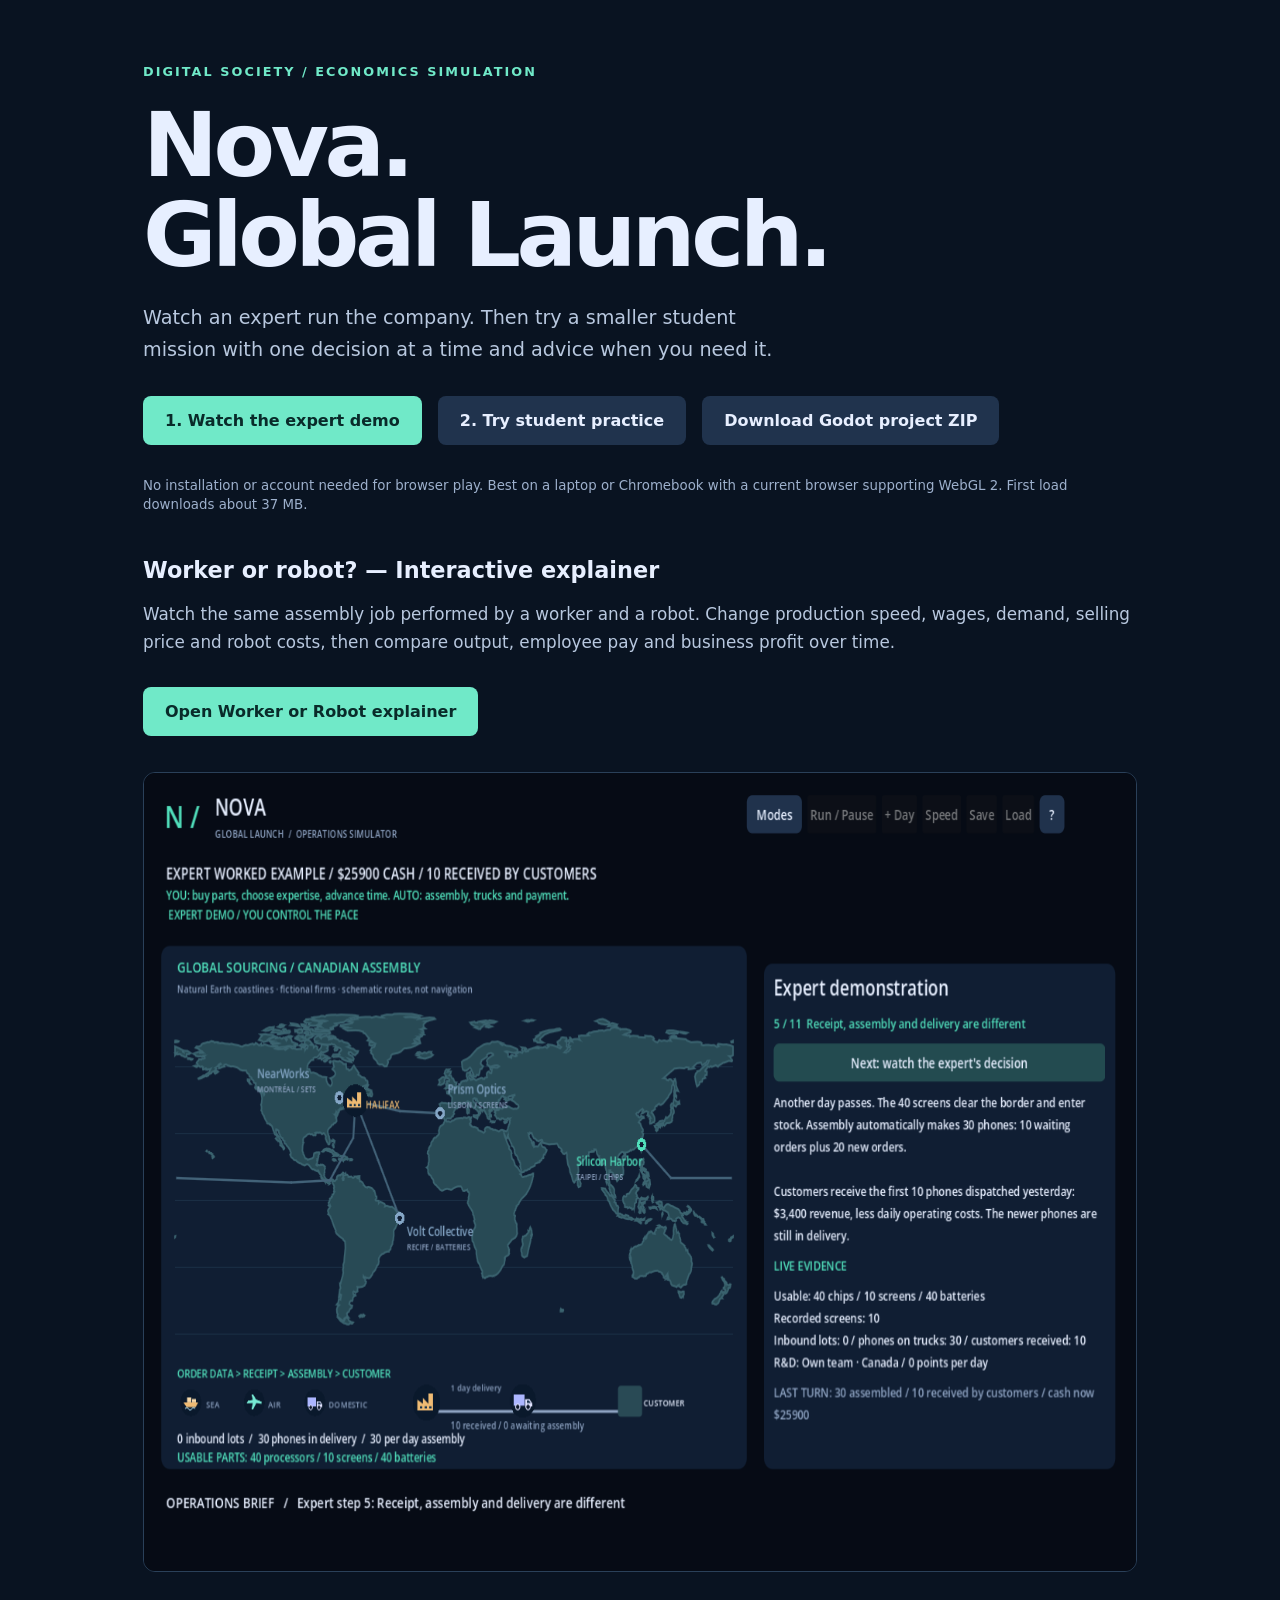
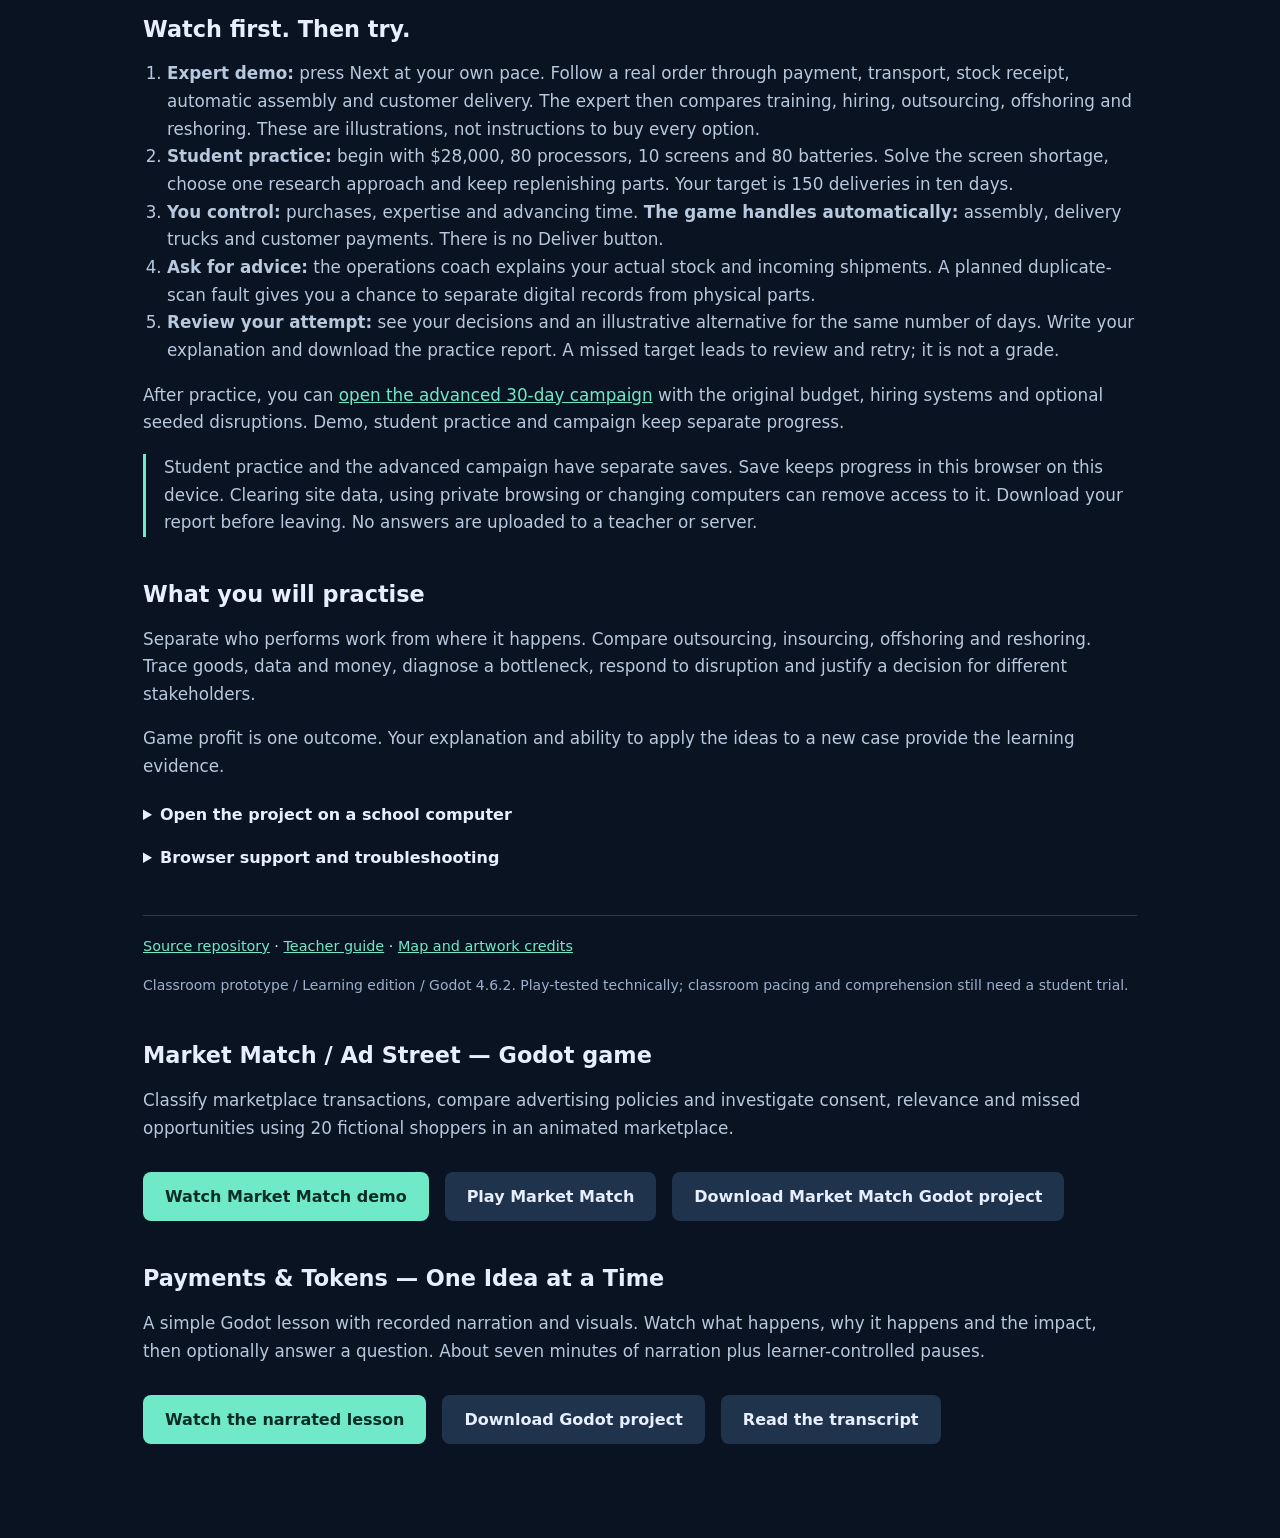
<file: index.html>
<!doctype html>
<html lang="en">
<head>
<meta charset="utf-8">
<meta name="viewport" content="width=device-width,initial-scale=1">
<meta name="description" content="Run a phone company. Learn about global sourcing, outsourcing, digital records and supply-chain decisions.">
<title>Nova / Global Launch — Play</title>
<style>
:root{color-scheme:dark;font-family:system-ui,-apple-system,Segoe UI,sans-serif;background:#091321;color:#e7efff}*{box-sizing:border-box}body{margin:0}main{max-width:1050px;margin:auto;padding:64px 28px}a{color:#70e9c8}a:focus-visible{outline:3px solid #f2bf76;outline-offset:5px}.eyebrow{color:#70e9c8;letter-spacing:.16em;font-weight:700;font-size:.8rem}h1{font-size:clamp(2.8rem,8vw,5.6rem);line-height:1;letter-spacing:-.05em;margin:22px 0}h2{font-size:1.4rem;margin-top:44px}p,li{line-height:1.65;color:#b8c8df;font-size:1.05rem}header p{max-width:660px;font-size:1.2rem}.actions{display:flex;gap:16px;flex-wrap:wrap;margin:30px 0}.button{display:inline-block;padding:15px 22px;border-radius:8px;background:#70e9c8;color:#092b2a;text-decoration:none;font-weight:750}.secondary{background:#20334d;color:#e7efff}img{display:block;width:100%;border:1px solid #2a4059;border-radius:12px;margin:36px 0}ol{padding-left:24px}footer{border-top:1px solid #293c52;margin-top:48px;padding-top:22px;font-size:.9rem}small{color:#9db0cc}details{margin:24px 0}summary{cursor:pointer;font-weight:650}.note{border-left:3px solid #70e9c8;padding-left:18px}code{color:#d4e8ff}
</style>
</head>
<body><main>
<header><div class="eyebrow">DIGITAL SOCIETY / ECONOMICS SIMULATION</div><h1>Nova.<br>Global Launch.</h1><p>Watch an expert run the company. Then try a smaller student mission with one decision at a time and advice when you need it.</p>
<div class="actions"><a class="button" href="site/play/?mode=demo">1. Watch the expert demo</a><a class="button secondary" href="site/play/?mode=student">2. Try student practice</a><a class="button secondary" href="site/downloads/Nova-Global-Launch-Godot.zip" download>Download Godot project ZIP</a></div>
<small>No installation or account needed for browser play. Best on a laptop or Chromebook with a current browser supporting WebGL 2. First load downloads about 37 MB.</small></header>
<section id="worker-robot"><h2>Worker or robot? — Interactive explainer</h2><p>Watch the same assembly job performed by a worker and a robot. Change production speed, wages, demand, selling price and robot costs, then compare output, employee pay and business profit over time.</p><div class="actions"><a class="button" href="worker-robot-explainer/">Open Worker or Robot explainer</a></div></section>

<img src="preview.png" alt="Nova game showing a world map, supplier locations, ship and plane icons, inventory records and purchasing controls" width="1280" height="800">
<h2>Watch first. Then try.</h2><ol><li><strong>Expert demo:</strong> press Next at your own pace. Follow a real order through payment, transport, stock receipt, automatic assembly and customer delivery. The expert then compares training, hiring, outsourcing, offshoring and reshoring. These are illustrations, not instructions to buy every option.</li><li><strong>Student practice:</strong> begin with $28,000, 80 processors, 10 screens and 80 batteries. Solve the screen shortage, choose one research approach and keep replenishing parts. Your target is 150 deliveries in ten days.</li><li><strong>You control:</strong> purchases, expertise and advancing time. <strong>The game handles automatically:</strong> assembly, delivery trucks and customer payments. There is no Deliver button.</li><li><strong>Ask for advice:</strong> the operations coach explains your actual stock and incoming shipments. A planned duplicate-scan fault gives you a chance to separate digital records from physical parts.</li><li><strong>Review your attempt:</strong> see your decisions and an illustrative alternative for the same number of days. Write your explanation and download the practice report. A missed target leads to review and retry; it is not a grade.</li></ol>
<p>After practice, you can <a href="site/play/?mode=campaign">open the advanced 30-day campaign</a> with the original budget, hiring systems and optional seeded disruptions. Demo, student practice and campaign keep separate progress.</p>
<p class="note">Student practice and the advanced campaign have separate saves. Save keeps progress in this browser on this device. Clearing site data, using private browsing or changing computers can remove access to it. Download your report before leaving. No answers are uploaded to a teacher or server.</p>
<h2>What you will practise</h2><p>Separate who performs work from where it happens. Compare outsourcing, insourcing, offshoring and reshoring. Trace goods, data and money, diagnose a bottleneck, respond to disruption and justify a decision for different stakeholders.</p><p>Game profit is one outcome. Your explanation and ability to apply the ideas to a new case provide the learning evidence.</p>
<details><summary>Open the project on a school computer</summary><ol><li>Download the ZIP above and extract the entire folder.</li><li>Open Godot 4.6.2 Standard, choose <strong>Import</strong>, and select the extracted <code>project.godot</code>.</li><li>Wait for asset import, then press <strong>F5</strong>. No export templates are needed to run it inside Godot.</li></ol><p>The ZIP contains the editable project, artwork, map data, tests, instructions and teaching guide. Godot itself is not included. If installing Godot is not available at school, use the browser link instead.</p></details>
<details><summary>Browser support and troubleshooting</summary><p>Use an up-to-date Chrome, Edge or Firefox browser with WebGL 2 enabled. If loading fails, check whether your school allows GitHub Pages and WebAssembly. A laptop screen is recommended; this prototype has not been redesigned for phone-sized screens. Browser downloads may need school permission.</p><p>All firms, prices, routes, lead times and event impacts are invented teaching examples. The basemap uses Natural Earth coastlines. No textbook pages or lesson slides are included.</p></details>
<footer><a href="https://github.com/ctwadden/Godot_GAME">Source repository</a> · <a href="teaching-guide.md">Teacher guide</a> · <a href="assets/ATTRIBUTION.md">Map and artwork credits</a><p><small>Classroom prototype / Learning edition / Godot 4.6.2. Play-tested technically; classroom pacing and comprehension still need a student trial.</small></p></footer>
<section><h2>Market Match / Ad Street — Godot game</h2><p>Classify marketplace transactions, compare advertising policies and investigate consent, relevance and missed opportunities using 20 fictional shoppers in an animated marketplace.</p><div class="actions"><a class="button" href="market-match/?mode=demo">Watch Market Match demo</a><a class="button secondary" href="market-match/?mode=student">Play Market Match</a><a class="button secondary" href="site/downloads/Market-Match-Godot.zip" download>Download Market Match Godot project</a></div></section>
<section><h2>Payments &amp; Tokens — One Idea at a Time</h2><p>A simple Godot lesson with recorded narration and visuals. Watch what happens, why it happens and the impact, then optionally answer a question. About seven minutes of narration plus learner-controlled pauses.</p><div class="actions"><a class="button" href="payment-token-lab/">Watch the narrated lesson</a><a class="button secondary" href="site/downloads/Payment-Token-Lab-Godot.zip" download>Download Godot project</a><a class="button secondary" href="payment-token-godot/TRANSCRIPT.md">Read the transcript</a></div></section>
</main></body></html>
</file>
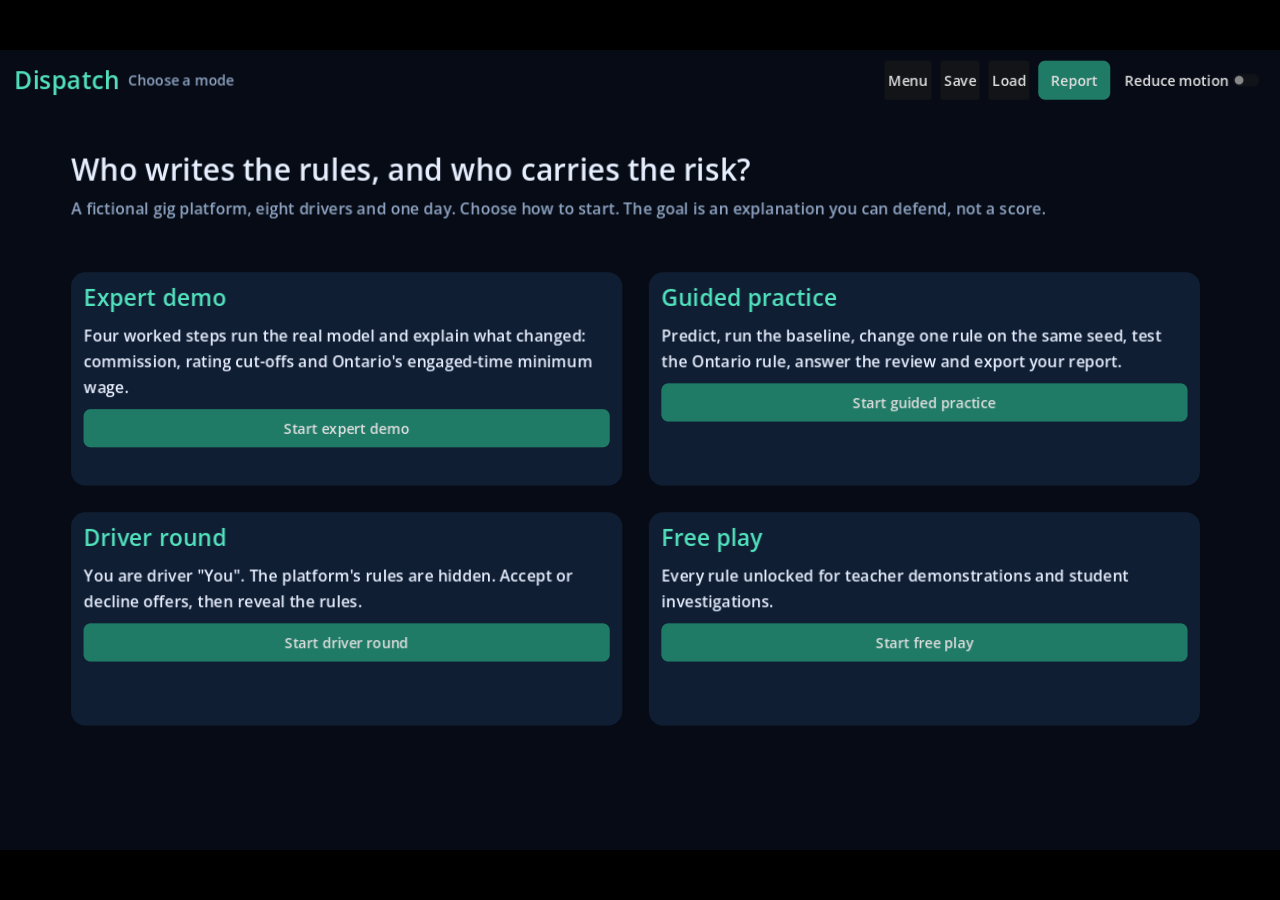
<file: dispatch/index.html>
<!DOCTYPE html>
<html lang="en">
	<head>
		<meta charset="utf-8">
		<meta name="viewport" content="width=device-width, user-scalable=no, initial-scale=1.0">
		<title>Dispatch</title>
		<style>
html, body, #canvas {
	margin: 0;
	padding: 0;
	border: 0;
}

body {
	color: white;
	background-color: black;
	overflow: hidden;
	touch-action: none;
}

#canvas {
	display: block;
}

#canvas:focus {
	outline: none;
}

#status, #status-splash, #status-progress {
	position: absolute;
	left: 0;
	right: 0;
}

#status, #status-splash {
	top: 0;
	bottom: 0;
}

#status {
	background-color: #242424;
	display: flex;
	flex-direction: column;
	justify-content: center;
	align-items: center;
	visibility: hidden;
}

#status-splash {
	max-height: 100%;
	max-width: 100%;
	margin: auto;
}

#status-splash.show-image--false {
	display: none;
}

#status-splash.fullsize--true {
	height: 100%;
	width: 100%;
	object-fit: contain;
}

#status-splash.use-filter--false {
	image-rendering: pixelated;
}

#status-progress, #status-notice {
	display: none;
}

#status-progress {
	bottom: 10%;
	width: 50%;
	margin: 0 auto;
}

#status-notice {
	background-color: #5b3943;
	border-radius: 0.5rem;
	border: 1px solid #9b3943;
	color: #e0e0e0;
	font-family: 'Noto Sans', 'Droid Sans', Arial, sans-serif;
	line-height: 1.3;
	margin: 0 2rem;
	overflow: hidden;
	padding: 1rem;
	text-align: center;
	z-index: 1;
}
		</style>
		<link id="-gd-engine-icon" rel="icon" type="image/png" href="index.icon.png" />
<link rel="apple-touch-icon" href="index.apple-touch-icon.png"/>
<meta name="description" content="Dispatch: a classroom simulation of a gig platform's rules.">
	</head>
	<body>
		<canvas id="canvas">
			Your browser does not support the canvas tag.
		</canvas>

		<noscript>
			Your browser does not support JavaScript.
		</noscript>

		<div id="status">
			<img id="status-splash" class="show-image--true fullsize--true use-filter--true" src="index.png" alt="">
			<progress id="status-progress"></progress>
			<div id="status-notice"></div>
		</div>

		<script src="index.js"></script>
		<script>
const GODOT_CONFIG = {"args":[],"canvasResizePolicy":2,"emscriptenPoolSize":8,"ensureCrossOriginIsolationHeaders":true,"executable":"index","experimentalVK":false,"fileSizes":{"index.pck":46060,"index.wasm":37695054},"focusCanvas":true,"gdextensionLibs":[],"godotPoolSize":4};
const GODOT_THREADS_ENABLED = false;
const engine = new Engine(GODOT_CONFIG);

(function () {
	const statusOverlay = document.getElementById('status');
	const statusProgress = document.getElementById('status-progress');
	const statusNotice = document.getElementById('status-notice');

	let initializing = true;
	let statusMode = '';

	function setStatusMode(mode) {
		if (statusMode === mode || !initializing) {
			return;
		}
		if (mode === 'hidden') {
			statusOverlay.remove();
			initializing = false;
			return;
		}
		statusOverlay.style.visibility = 'visible';
		statusProgress.style.display = mode === 'progress' ? 'block' : 'none';
		statusNotice.style.display = mode === 'notice' ? 'block' : 'none';
		statusMode = mode;
	}

	function setStatusNotice(text) {
		while (statusNotice.lastChild) {
			statusNotice.removeChild(statusNotice.lastChild);
		}
		const lines = text.split('\n');
		lines.forEach((line) => {
			statusNotice.appendChild(document.createTextNode(line));
			statusNotice.appendChild(document.createElement('br'));
		});
	}

	function displayFailureNotice(err) {
		console.error(err);
		if (err instanceof Error) {
			setStatusNotice(err.message);
		} else if (typeof err === 'string') {
			setStatusNotice(err);
		} else {
			setStatusNotice('An unknown error occurred.');
		}
		setStatusMode('notice');
		initializing = false;
	}

	const missing = Engine.getMissingFeatures({
		threads: GODOT_THREADS_ENABLED,
	});

	if (missing.length !== 0) {
		if (GODOT_CONFIG['serviceWorker'] && GODOT_CONFIG['ensureCrossOriginIsolationHeaders'] && 'serviceWorker' in navigator) {
			let serviceWorkerRegistrationPromise;
			try {
				serviceWorkerRegistrationPromise = navigator.serviceWorker.getRegistration();
			} catch (err) {
				serviceWorkerRegistrationPromise = Promise.reject(new Error('Service worker registration failed.'));
			}
			// There's a chance that installing the service worker would fix the issue
			Promise.race([
				serviceWorkerRegistrationPromise.then((registration) => {
					if (registration != null) {
						return Promise.reject(new Error('Service worker already exists.'));
					}
					return registration;
				}).then(() => engine.installServiceWorker()),
				// For some reason, `getRegistration()` can stall
				new Promise((resolve) => {
					setTimeout(() => resolve(), 2000);
				}),
			]).then(() => {
				// Reload if there was no error.
				window.location.reload();
			}).catch((err) => {
				console.error('Error while registering service worker:', err);
			});
		} else {
			// Display the message as usual
			const missingMsg = 'Error\nThe following features required to run Godot projects on the Web are missing:\n';
			displayFailureNotice(missingMsg + missing.join('\n'));
		}
	} else {
		setStatusMode('progress');
		engine.startGame({
			'onProgress': function (current, total) {
				if (current > 0 && total > 0) {
					statusProgress.value = current;
					statusProgress.max = total;
				} else {
					statusProgress.removeAttribute('value');
					statusProgress.removeAttribute('max');
				}
			},
		}).then(() => {
			setStatusMode('hidden');
		}, displayFailureNotice);
	}
}());
		</script>
	</body>
</html>
</file>
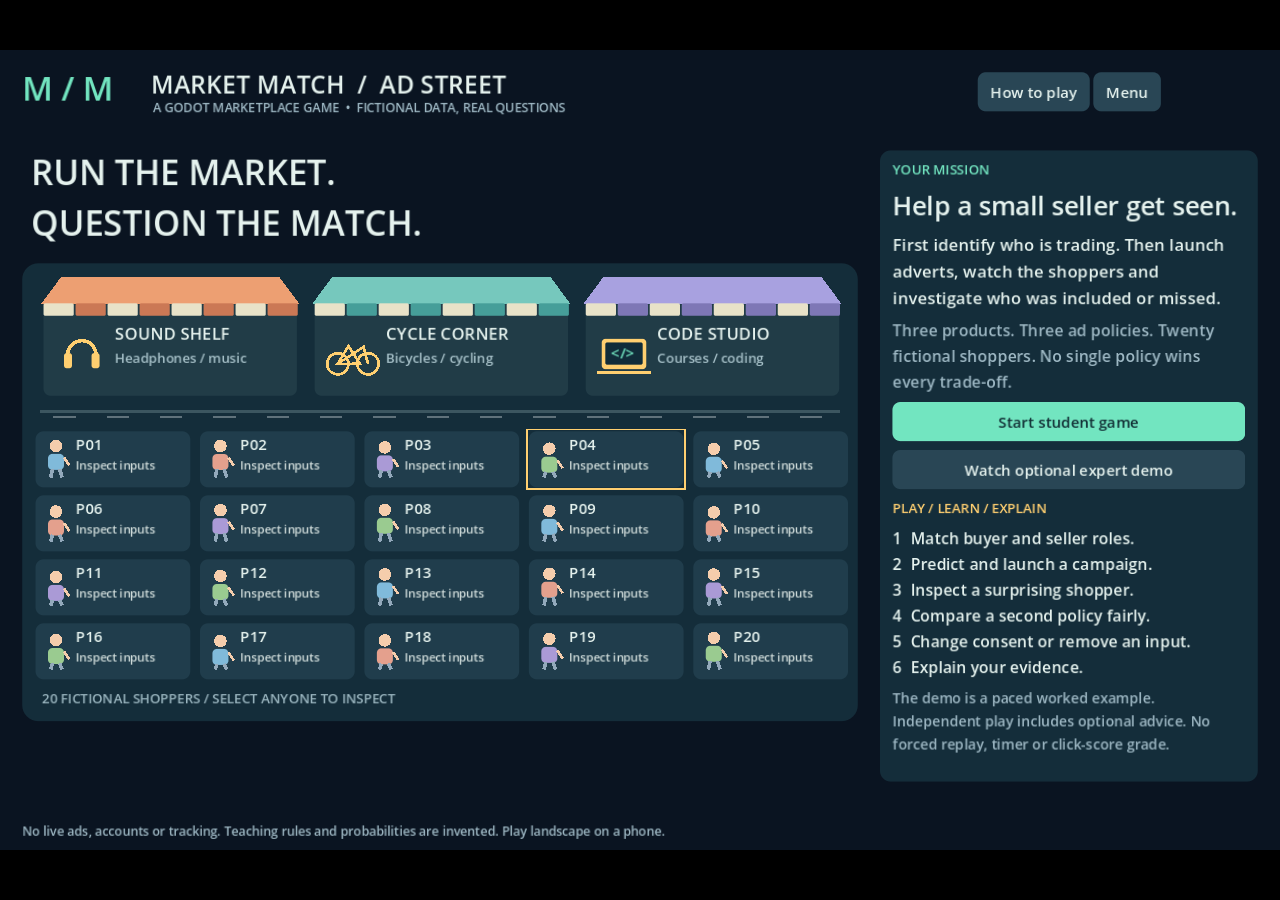
<file: market-match/index.html>
<!DOCTYPE html>
<html lang="en">
	<head>
		<meta charset="utf-8">
		<meta name="viewport" content="width=device-width, user-scalable=no, initial-scale=1.0">
		<title>Market Match — Ad Street</title>
		<style>
html, body, #canvas {
	margin: 0;
	padding: 0;
	border: 0;
}

body {
	color: white;
	background-color: black;
	overflow: hidden;
	touch-action: none;
}

#canvas {
	display: block;
}

#canvas:focus {
	outline: none;
}

#status, #status-splash, #status-progress {
	position: absolute;
	left: 0;
	right: 0;
}

#status, #status-splash {
	top: 0;
	bottom: 0;
}

#status {
	background-color: #242424;
	display: flex;
	flex-direction: column;
	justify-content: center;
	align-items: center;
	visibility: hidden;
}

#status-splash {
	max-height: 100%;
	max-width: 100%;
	margin: auto;
}

#status-splash.show-image--false {
	display: none;
}

#status-splash.fullsize--true {
	height: 100%;
	width: 100%;
	object-fit: contain;
}

#status-splash.use-filter--false {
	image-rendering: pixelated;
}

#status-progress, #status-notice {
	display: none;
}

#status-progress {
	bottom: 10%;
	width: 50%;
	margin: 0 auto;
}

#status-notice {
	background-color: #5b3943;
	border-radius: 0.5rem;
	border: 1px solid #9b3943;
	color: #e0e0e0;
	font-family: 'Noto Sans', 'Droid Sans', Arial, sans-serif;
	line-height: 1.3;
	margin: 0 2rem;
	overflow: hidden;
	padding: 1rem;
	text-align: center;
	z-index: 1;
}
		</style>
		<link id="-gd-engine-icon" rel="icon" type="image/png" href="index.icon.png" />
<link rel="apple-touch-icon" href="index.apple-touch-icon.png"/>
<meta name="description" content="Market Match Ad Street: a Godot marketplace and advertising game.">
	</head>
	<body>
		<canvas id="canvas">
			Your browser does not support the canvas tag.
		</canvas>

		<noscript>
			Your browser does not support JavaScript.
		</noscript>

		<div id="status">
			<img id="status-splash" class="show-image--true fullsize--true use-filter--true" src="index.png" alt="">
			<progress id="status-progress"></progress>
			<div id="status-notice"></div>
		</div>

		<script src="index.js"></script>
		<script>
const GODOT_CONFIG = {"args":[],"canvasResizePolicy":2,"emscriptenPoolSize":8,"ensureCrossOriginIsolationHeaders":true,"executable":"index","experimentalVK":true,"fileSizes":{"index.pck":37584,"index.wasm":37695054},"focusCanvas":true,"gdextensionLibs":[],"godotPoolSize":4};
const GODOT_THREADS_ENABLED = false;
const engine = new Engine(GODOT_CONFIG);

(function () {
	const statusOverlay = document.getElementById('status');
	const statusProgress = document.getElementById('status-progress');
	const statusNotice = document.getElementById('status-notice');

	let initializing = true;
	let statusMode = '';

	function setStatusMode(mode) {
		if (statusMode === mode || !initializing) {
			return;
		}
		if (mode === 'hidden') {
			statusOverlay.remove();
			initializing = false;
			return;
		}
		statusOverlay.style.visibility = 'visible';
		statusProgress.style.display = mode === 'progress' ? 'block' : 'none';
		statusNotice.style.display = mode === 'notice' ? 'block' : 'none';
		statusMode = mode;
	}

	function setStatusNotice(text) {
		while (statusNotice.lastChild) {
			statusNotice.removeChild(statusNotice.lastChild);
		}
		const lines = text.split('\n');
		lines.forEach((line) => {
			statusNotice.appendChild(document.createTextNode(line));
			statusNotice.appendChild(document.createElement('br'));
		});
	}

	function displayFailureNotice(err) {
		console.error(err);
		if (err instanceof Error) {
			setStatusNotice(err.message);
		} else if (typeof err === 'string') {
			setStatusNotice(err);
		} else {
			setStatusNotice('An unknown error occurred.');
		}
		setStatusMode('notice');
		initializing = false;
	}

	const missing = Engine.getMissingFeatures({
		threads: GODOT_THREADS_ENABLED,
	});

	if (missing.length !== 0) {
		if (GODOT_CONFIG['serviceWorker'] && GODOT_CONFIG['ensureCrossOriginIsolationHeaders'] && 'serviceWorker' in navigator) {
			let serviceWorkerRegistrationPromise;
			try {
				serviceWorkerRegistrationPromise = navigator.serviceWorker.getRegistration();
			} catch (err) {
				serviceWorkerRegistrationPromise = Promise.reject(new Error('Service worker registration failed.'));
			}
			// There's a chance that installing the service worker would fix the issue
			Promise.race([
				serviceWorkerRegistrationPromise.then((registration) => {
					if (registration != null) {
						return Promise.reject(new Error('Service worker already exists.'));
					}
					return registration;
				}).then(() => engine.installServiceWorker()),
				// For some reason, `getRegistration()` can stall
				new Promise((resolve) => {
					setTimeout(() => resolve(), 2000);
				}),
			]).then(() => {
				// Reload if there was no error.
				window.location.reload();
			}).catch((err) => {
				console.error('Error while registering service worker:', err);
			});
		} else {
			// Display the message as usual
			const missingMsg = 'Error\nThe following features required to run Godot projects on the Web are missing:\n';
			displayFailureNotice(missingMsg + missing.join('\n'));
		}
	} else {
		setStatusMode('progress');
		engine.startGame({
			'onProgress': function (current, total) {
				if (current > 0 && total > 0) {
					statusProgress.value = current;
					statusProgress.max = total;
				} else {
					statusProgress.removeAttribute('value');
					statusProgress.removeAttribute('max');
				}
			},
		}).then(() => {
			setStatusMode('hidden');
		}, displayFailureNotice);
	}
}());
		</script>
	</body>
</html>
</file>
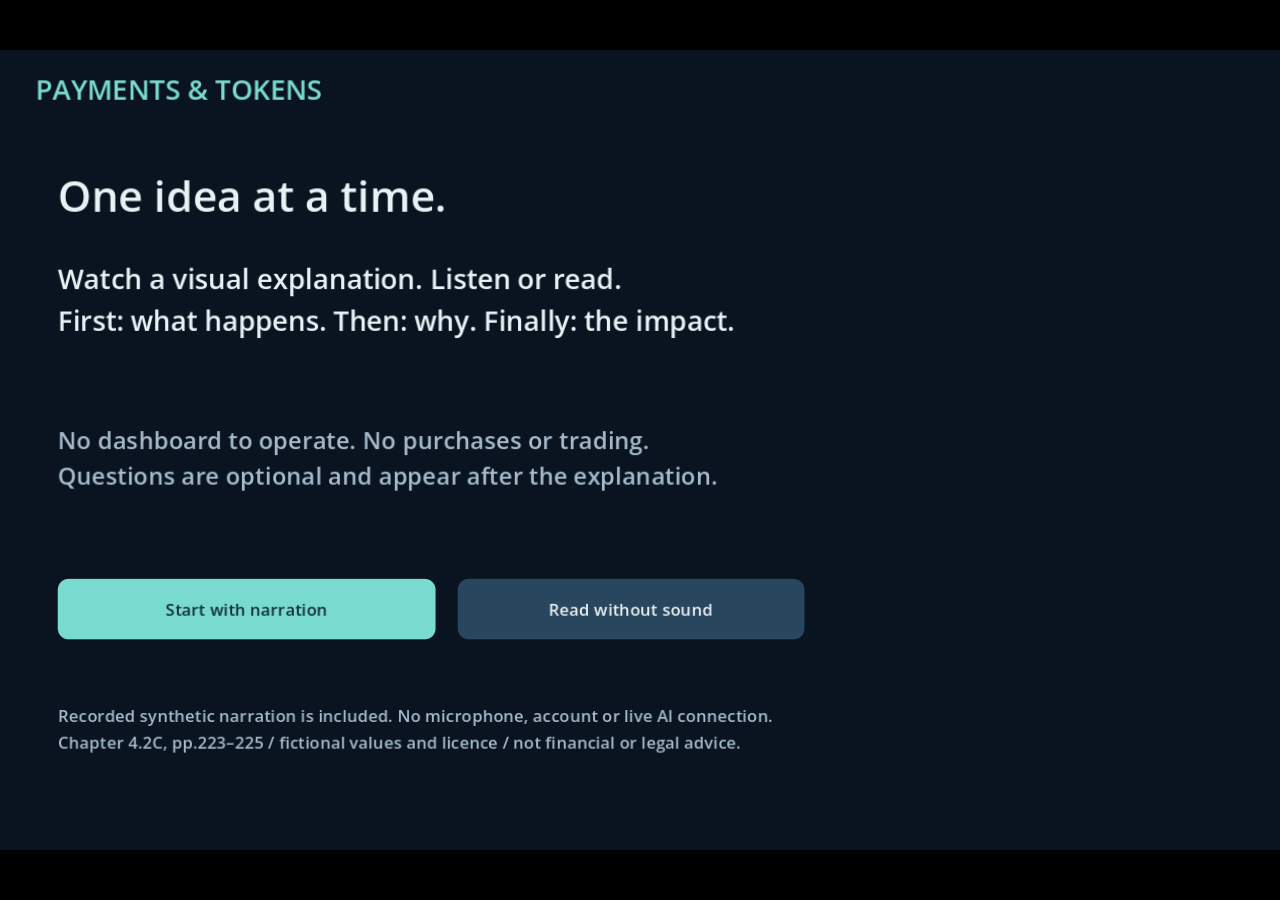
<file: payment-token-lab/index.html>
<!DOCTYPE html>
<html lang="en">
	<head>
		<meta charset="utf-8">
		<meta name="viewport" content="width=device-width, user-scalable=no, initial-scale=1.0">
		<title>Payments & Tokens — One Idea at a Time</title>
		<style>
html, body, #canvas {
	margin: 0;
	padding: 0;
	border: 0;
}

body {
	color: white;
	background-color: black;
	overflow: hidden;
	touch-action: none;
}

#canvas {
	display: block;
}

#canvas:focus {
	outline: none;
}

#status, #status-splash, #status-progress {
	position: absolute;
	left: 0;
	right: 0;
}

#status, #status-splash {
	top: 0;
	bottom: 0;
}

#status {
	background-color: #242424;
	display: flex;
	flex-direction: column;
	justify-content: center;
	align-items: center;
	visibility: hidden;
}

#status-splash {
	max-height: 100%;
	max-width: 100%;
	margin: auto;
}

#status-splash.show-image--false {
	display: none;
}

#status-splash.fullsize--true {
	height: 100%;
	width: 100%;
	object-fit: contain;
}

#status-splash.use-filter--false {
	image-rendering: pixelated;
}

#status-progress, #status-notice {
	display: none;
}

#status-progress {
	bottom: 10%;
	width: 50%;
	margin: 0 auto;
}

#status-notice {
	background-color: #5b3943;
	border-radius: 0.5rem;
	border: 1px solid #9b3943;
	color: #e0e0e0;
	font-family: 'Noto Sans', 'Droid Sans', Arial, sans-serif;
	line-height: 1.3;
	margin: 0 2rem;
	overflow: hidden;
	padding: 1rem;
	text-align: center;
	z-index: 1;
}
		</style>
		<link id="-gd-engine-icon" rel="icon" type="image/png" href="index.icon.png" />
<link rel="apple-touch-icon" href="index.apple-touch-icon.png"/>
<meta name="description" content="Payments and Tokens: narrated Godot explanations, one idea at a time.">
	</head>
	<body>
		<canvas id="canvas">
			Your browser does not support the canvas tag.
		</canvas>

		<noscript>
			Your browser does not support JavaScript.
		</noscript>

		<div id="status">
			<img id="status-splash" class="show-image--true fullsize--true use-filter--true" src="index.png" alt="">
			<progress id="status-progress"></progress>
			<div id="status-notice"></div>
		</div>

		<script src="index.js"></script>
		<script>
const GODOT_CONFIG = {"args":[],"canvasResizePolicy":2,"emscriptenPoolSize":8,"ensureCrossOriginIsolationHeaders":true,"executable":"index","experimentalVK":true,"fileSizes":{"index.pck":3977912,"index.wasm":37695054},"focusCanvas":true,"gdextensionLibs":[],"godotPoolSize":4};
const GODOT_THREADS_ENABLED = false;
const engine = new Engine(GODOT_CONFIG);

(function () {
	const statusOverlay = document.getElementById('status');
	const statusProgress = document.getElementById('status-progress');
	const statusNotice = document.getElementById('status-notice');

	let initializing = true;
	let statusMode = '';

	function setStatusMode(mode) {
		if (statusMode === mode || !initializing) {
			return;
		}
		if (mode === 'hidden') {
			statusOverlay.remove();
			initializing = false;
			return;
		}
		statusOverlay.style.visibility = 'visible';
		statusProgress.style.display = mode === 'progress' ? 'block' : 'none';
		statusNotice.style.display = mode === 'notice' ? 'block' : 'none';
		statusMode = mode;
	}

	function setStatusNotice(text) {
		while (statusNotice.lastChild) {
			statusNotice.removeChild(statusNotice.lastChild);
		}
		const lines = text.split('\n');
		lines.forEach((line) => {
			statusNotice.appendChild(document.createTextNode(line));
			statusNotice.appendChild(document.createElement('br'));
		});
	}

	function displayFailureNotice(err) {
		console.error(err);
		if (err instanceof Error) {
			setStatusNotice(err.message);
		} else if (typeof err === 'string') {
			setStatusNotice(err);
		} else {
			setStatusNotice('An unknown error occurred.');
		}
		setStatusMode('notice');
		initializing = false;
	}

	const missing = Engine.getMissingFeatures({
		threads: GODOT_THREADS_ENABLED,
	});

	if (missing.length !== 0) {
		if (GODOT_CONFIG['serviceWorker'] && GODOT_CONFIG['ensureCrossOriginIsolationHeaders'] && 'serviceWorker' in navigator) {
			let serviceWorkerRegistrationPromise;
			try {
				serviceWorkerRegistrationPromise = navigator.serviceWorker.getRegistration();
			} catch (err) {
				serviceWorkerRegistrationPromise = Promise.reject(new Error('Service worker registration failed.'));
			}
			// There's a chance that installing the service worker would fix the issue
			Promise.race([
				serviceWorkerRegistrationPromise.then((registration) => {
					if (registration != null) {
						return Promise.reject(new Error('Service worker already exists.'));
					}
					return registration;
				}).then(() => engine.installServiceWorker()),
				// For some reason, `getRegistration()` can stall
				new Promise((resolve) => {
					setTimeout(() => resolve(), 2000);
				}),
			]).then(() => {
				// Reload if there was no error.
				window.location.reload();
			}).catch((err) => {
				console.error('Error while registering service worker:', err);
			});
		} else {
			// Display the message as usual
			const missingMsg = 'Error\nThe following features required to run Godot projects on the Web are missing:\n';
			displayFailureNotice(missingMsg + missing.join('\n'));
		}
	} else {
		setStatusMode('progress');
		engine.startGame({
			'onProgress': function (current, total) {
				if (current > 0 && total > 0) {
					statusProgress.value = current;
					statusProgress.max = total;
				} else {
					statusProgress.removeAttribute('value');
					statusProgress.removeAttribute('max');
				}
			},
		}).then(() => {
			setStatusMode('hidden');
		}, displayFailureNotice);
	}
}());
		</script>
	</body>
</html>
</file>
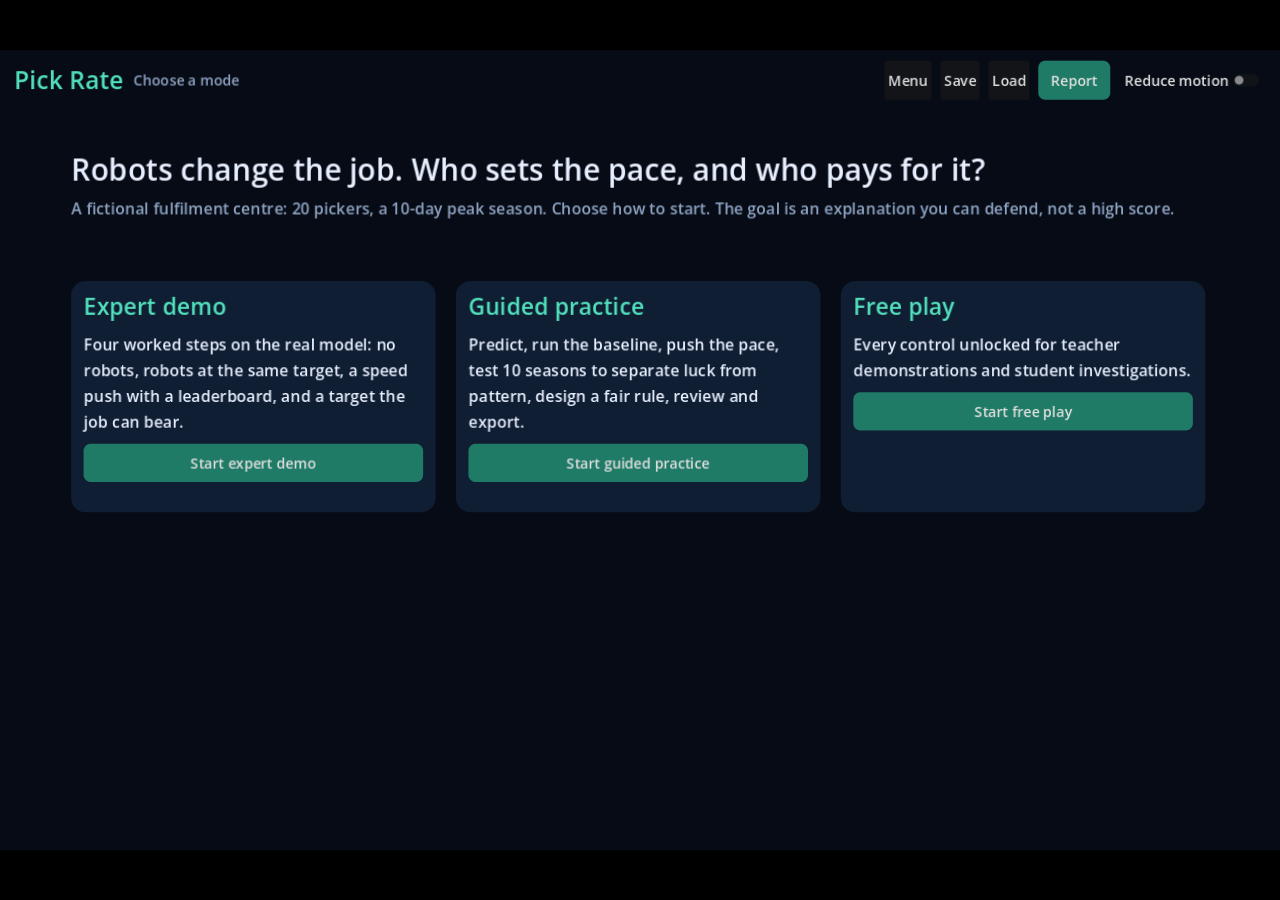
<file: pick-rate/index.html>
<!DOCTYPE html>
<html lang="en">
	<head>
		<meta charset="utf-8">
		<meta name="viewport" content="width=device-width, user-scalable=no, initial-scale=1.0">
		<title>Pick Rate</title>
		<style>
html, body, #canvas {
	margin: 0;
	padding: 0;
	border: 0;
}

body {
	color: white;
	background-color: black;
	overflow: hidden;
	touch-action: none;
}

#canvas {
	display: block;
}

#canvas:focus {
	outline: none;
}

#status, #status-splash, #status-progress {
	position: absolute;
	left: 0;
	right: 0;
}

#status, #status-splash {
	top: 0;
	bottom: 0;
}

#status {
	background-color: #242424;
	display: flex;
	flex-direction: column;
	justify-content: center;
	align-items: center;
	visibility: hidden;
}

#status-splash {
	max-height: 100%;
	max-width: 100%;
	margin: auto;
}

#status-splash.show-image--false {
	display: none;
}

#status-splash.fullsize--true {
	height: 100%;
	width: 100%;
	object-fit: contain;
}

#status-splash.use-filter--false {
	image-rendering: pixelated;
}

#status-progress, #status-notice {
	display: none;
}

#status-progress {
	bottom: 10%;
	width: 50%;
	margin: 0 auto;
}

#status-notice {
	background-color: #5b3943;
	border-radius: 0.5rem;
	border: 1px solid #9b3943;
	color: #e0e0e0;
	font-family: 'Noto Sans', 'Droid Sans', Arial, sans-serif;
	line-height: 1.3;
	margin: 0 2rem;
	overflow: hidden;
	padding: 1rem;
	text-align: center;
	z-index: 1;
}
		</style>
		<link id="-gd-engine-icon" rel="icon" type="image/png" href="index.icon.png" />
<link rel="apple-touch-icon" href="index.apple-touch-icon.png"/>
<meta name="description" content="Pick Rate: a classroom simulation of warehouse automation and work pace.">
	</head>
	<body>
		<canvas id="canvas">
			Your browser does not support the canvas tag.
		</canvas>

		<noscript>
			Your browser does not support JavaScript.
		</noscript>

		<div id="status">
			<img id="status-splash" class="show-image--true fullsize--true use-filter--true" src="index.png" alt="">
			<progress id="status-progress"></progress>
			<div id="status-notice"></div>
		</div>

		<script src="index.js"></script>
		<script>
const GODOT_CONFIG = {"args":[],"canvasResizePolicy":2,"emscriptenPoolSize":8,"ensureCrossOriginIsolationHeaders":true,"executable":"index","experimentalVK":false,"fileSizes":{"index.pck":40796,"index.wasm":37695054},"focusCanvas":true,"gdextensionLibs":[],"godotPoolSize":4};
const GODOT_THREADS_ENABLED = false;
const engine = new Engine(GODOT_CONFIG);

(function () {
	const statusOverlay = document.getElementById('status');
	const statusProgress = document.getElementById('status-progress');
	const statusNotice = document.getElementById('status-notice');

	let initializing = true;
	let statusMode = '';

	function setStatusMode(mode) {
		if (statusMode === mode || !initializing) {
			return;
		}
		if (mode === 'hidden') {
			statusOverlay.remove();
			initializing = false;
			return;
		}
		statusOverlay.style.visibility = 'visible';
		statusProgress.style.display = mode === 'progress' ? 'block' : 'none';
		statusNotice.style.display = mode === 'notice' ? 'block' : 'none';
		statusMode = mode;
	}

	function setStatusNotice(text) {
		while (statusNotice.lastChild) {
			statusNotice.removeChild(statusNotice.lastChild);
		}
		const lines = text.split('\n');
		lines.forEach((line) => {
			statusNotice.appendChild(document.createTextNode(line));
			statusNotice.appendChild(document.createElement('br'));
		});
	}

	function displayFailureNotice(err) {
		console.error(err);
		if (err instanceof Error) {
			setStatusNotice(err.message);
		} else if (typeof err === 'string') {
			setStatusNotice(err);
		} else {
			setStatusNotice('An unknown error occurred.');
		}
		setStatusMode('notice');
		initializing = false;
	}

	const missing = Engine.getMissingFeatures({
		threads: GODOT_THREADS_ENABLED,
	});

	if (missing.length !== 0) {
		if (GODOT_CONFIG['serviceWorker'] && GODOT_CONFIG['ensureCrossOriginIsolationHeaders'] && 'serviceWorker' in navigator) {
			let serviceWorkerRegistrationPromise;
			try {
				serviceWorkerRegistrationPromise = navigator.serviceWorker.getRegistration();
			} catch (err) {
				serviceWorkerRegistrationPromise = Promise.reject(new Error('Service worker registration failed.'));
			}
			// There's a chance that installing the service worker would fix the issue
			Promise.race([
				serviceWorkerRegistrationPromise.then((registration) => {
					if (registration != null) {
						return Promise.reject(new Error('Service worker already exists.'));
					}
					return registration;
				}).then(() => engine.installServiceWorker()),
				// For some reason, `getRegistration()` can stall
				new Promise((resolve) => {
					setTimeout(() => resolve(), 2000);
				}),
			]).then(() => {
				// Reload if there was no error.
				window.location.reload();
			}).catch((err) => {
				console.error('Error while registering service worker:', err);
			});
		} else {
			// Display the message as usual
			const missingMsg = 'Error\nThe following features required to run Godot projects on the Web are missing:\n';
			displayFailureNotice(missingMsg + missing.join('\n'));
		}
	} else {
		setStatusMode('progress');
		engine.startGame({
			'onProgress': function (current, total) {
				if (current > 0 && total > 0) {
					statusProgress.value = current;
					statusProgress.max = total;
				} else {
					statusProgress.removeAttribute('value');
					statusProgress.removeAttribute('max');
				}
			},
		}).then(() => {
			setStatusMode('hidden');
		}, displayFailureNotice);
	}
}());
		</script>
	</body>
</html>
</file>
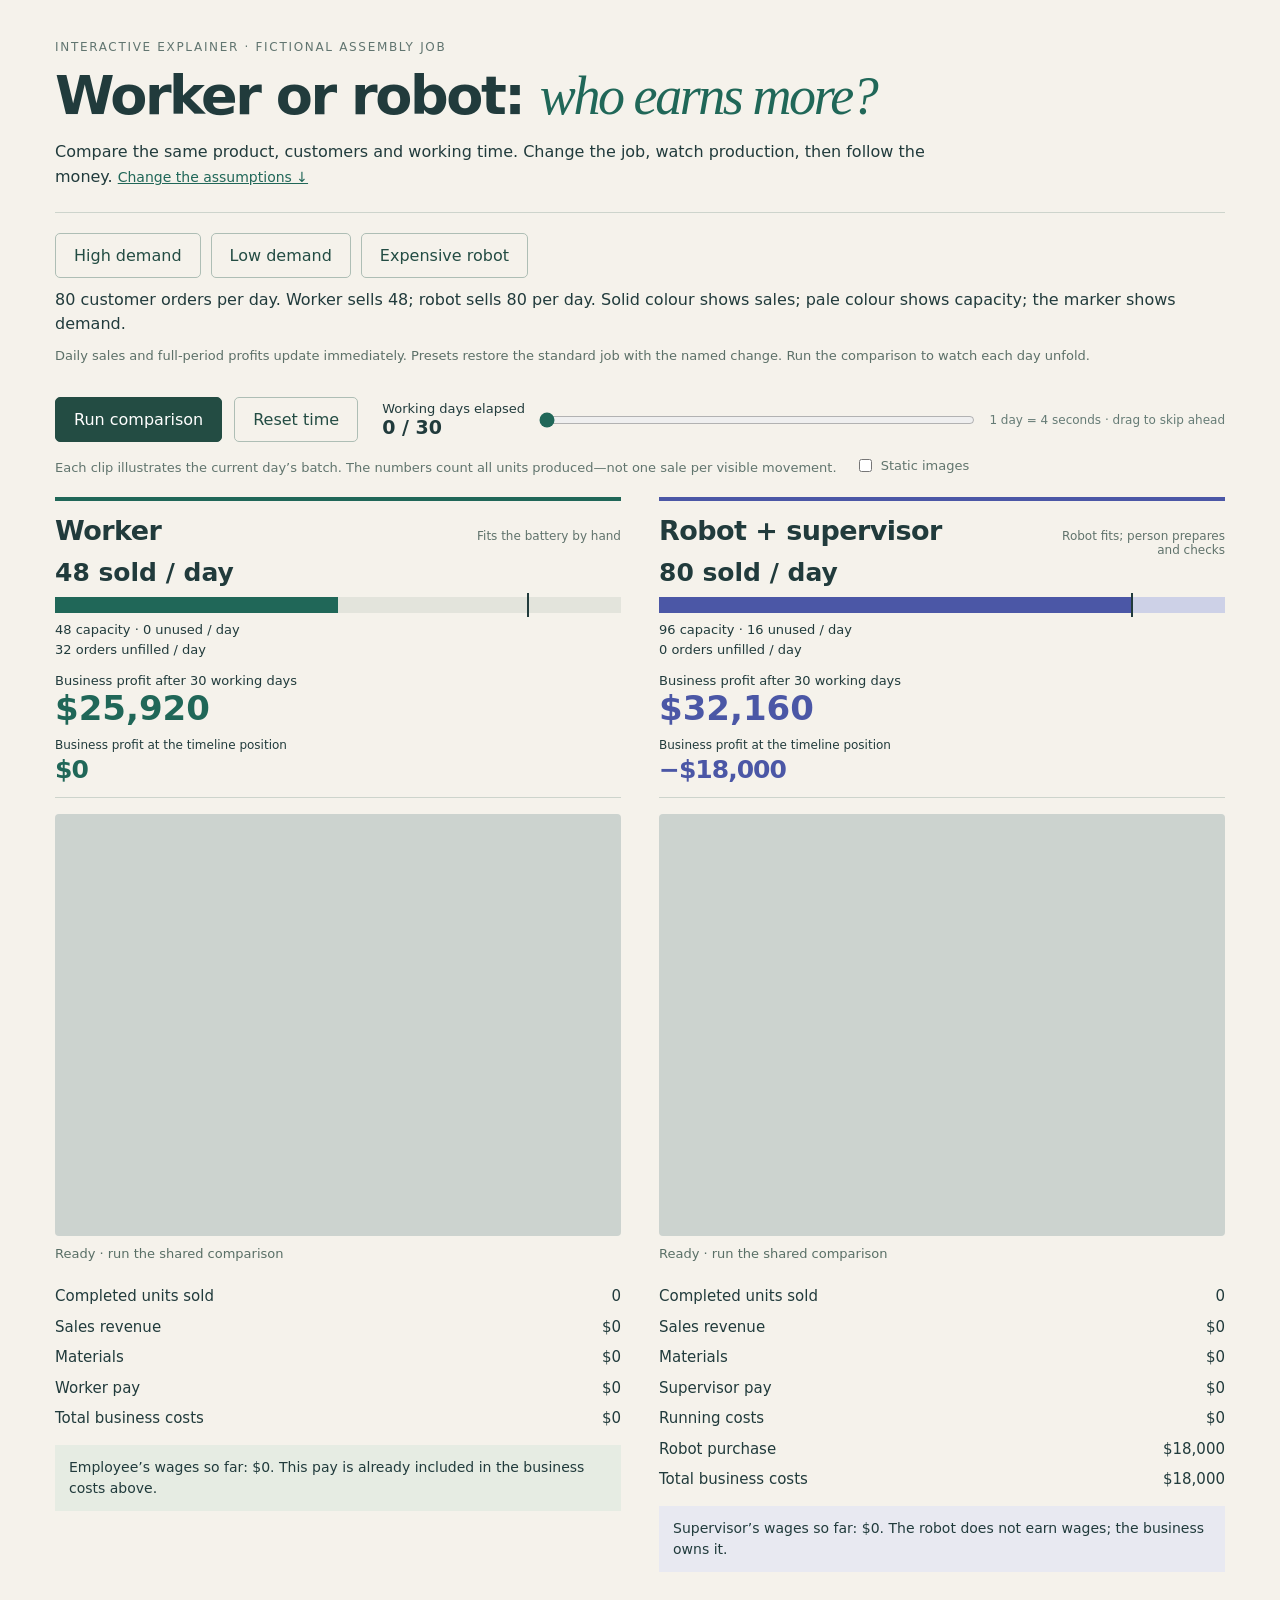
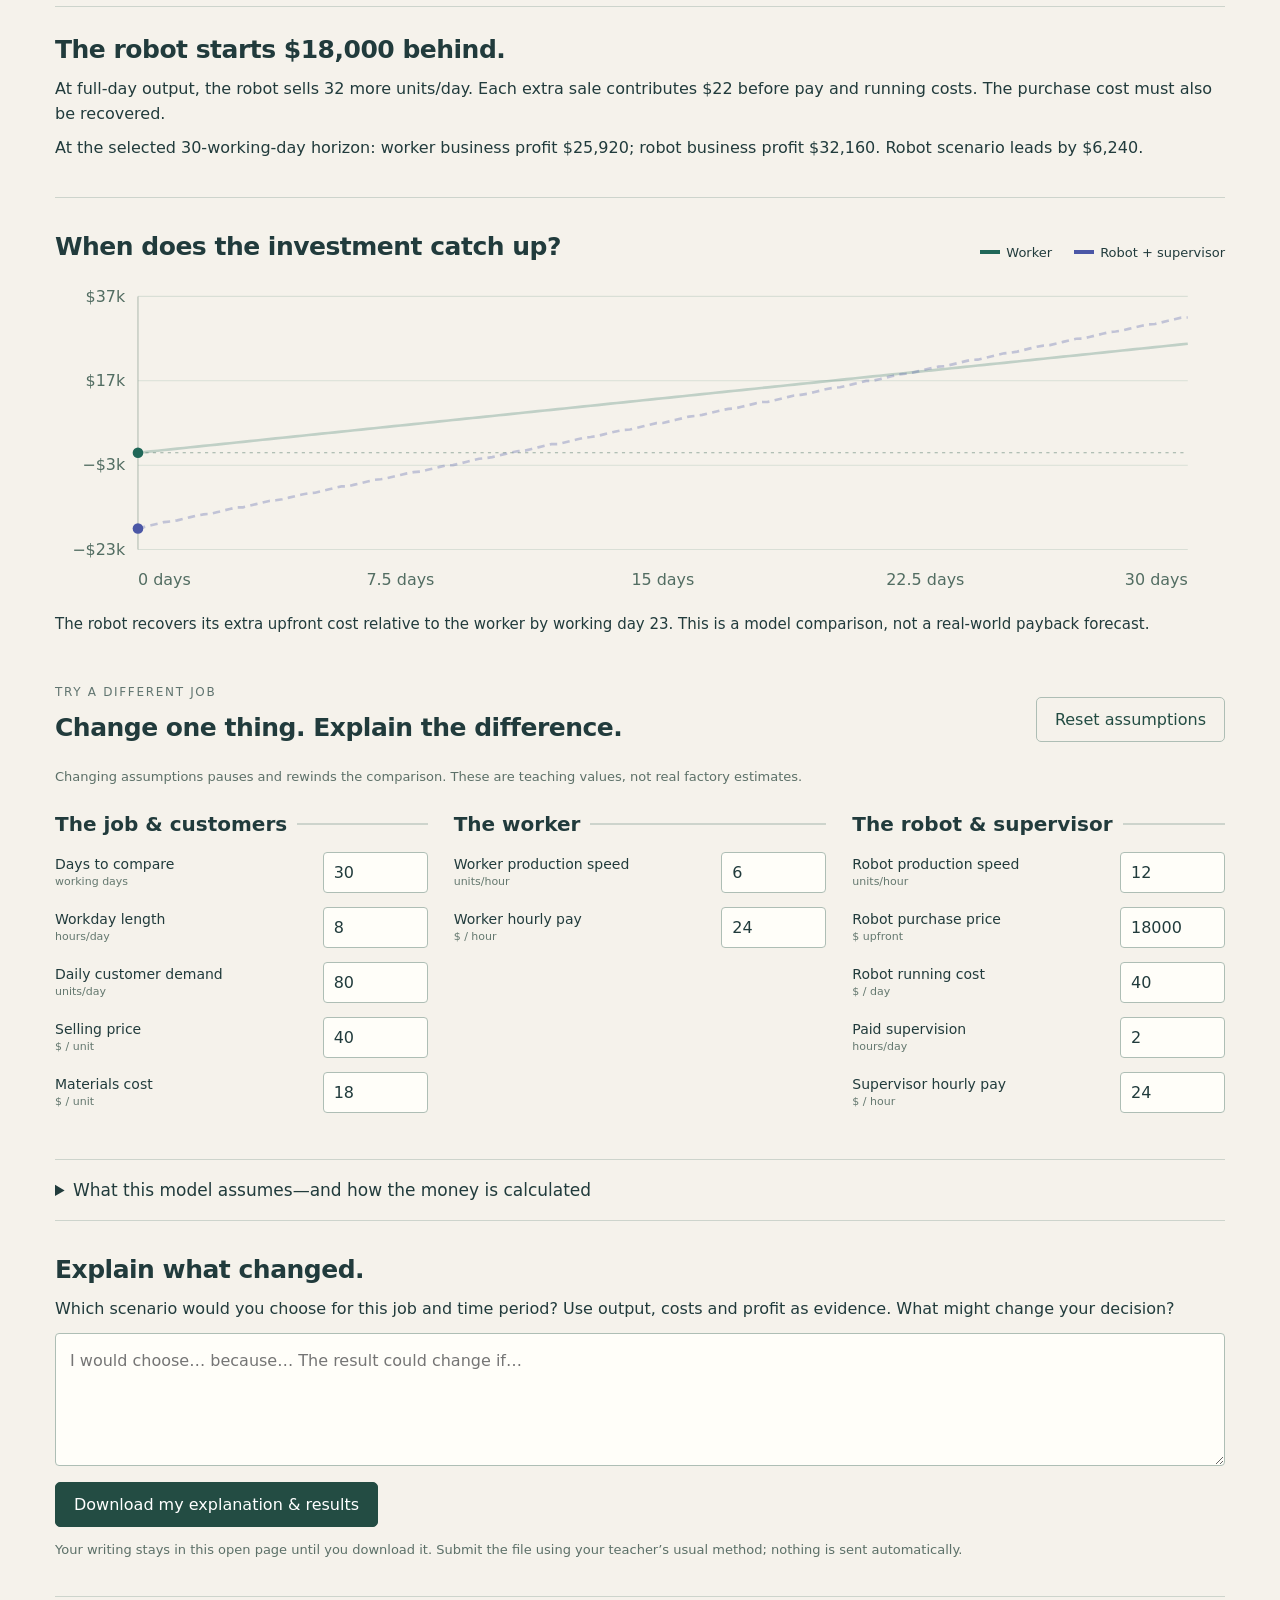
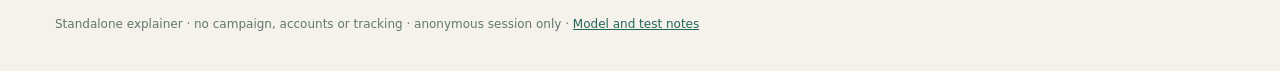
<file: worker-robot-explainer/index.html>
<!doctype html><html lang="en"><head><meta charset="utf-8"><meta name="viewport" content="width=device-width, initial-scale=1"><title>Worker or robot? · Interactive explainer</title><link rel="stylesheet" href="style.css"></head><body><main>
<header><p class="eyebrow">Interactive explainer · fictional assembly job</p><h1>Worker or robot: <em>who earns more?</em></h1><p class="intro">Compare the same product, customers and working time. Change the job, watch production, then follow the money. <a href="#assumptions">Change the assumptions ↓</a></p></header>
<section class="demand-demo" aria-label="Try demand scenarios"><div class="presets"><button data-preset="high" class="quiet">High demand</button><button data-preset="low" class="quiet">Low demand</button><button data-preset="costly" class="quiet">Expensive robot</button></div><p id="demand-feedback" role="status"></p><p class="small">Daily sales and full-period profits update immediately. Presets restore the standard job with the named change. Run the comparison to watch each day unfold.</p></section>
<section class="transport" aria-label="Comparison timeline"><button id="play">Run comparison</button><button id="rewind" class="quiet">Reset time</button><label for="time">Working days elapsed <strong id="time-label">0 / 30</strong></label><input id="time" type="range" min="0" max="30" step="0.01" value="0"><span class="speed-note">1 day = 4 seconds · drag to skip ahead</span></section>
<p class="video-note">Each clip illustrates the current day’s batch. The numbers count all units produced—not one sale per visible movement. <label class="motion-switch"><input id="static-mode" type="checkbox"> Static images</label></p>
<section id="comparison" class="comparison" aria-label="Worker and robot business comparison">
<article class="scenario worker"><div class="scenario-heading"><h2>Worker</h2><span>Fits the battery by hand</span></div><div class="daily-output" id="worker-daily"></div><div class="forecast"><span id="worker-forecast-label"></span><strong id="worker-forecast"></strong></div><div class="profit"><span>Business profit at the timeline position</span><strong id="worker-profit">$0</strong></div><video id="worker-video" preload="auto" muted playsinline aria-label="Worker lifting, aligning and seating a battery into an open phone"><source src="assets/worker.mp4" type="video/mp4"></video><p class="activity" id="worker-activity">Ready to start</p><dl id="worker-values"></dl><p class="person-pay" id="worker-pay"></p></article>
<article class="scenario robot"><div class="scenario-heading"><h2>Robot + supervisor</h2><span>Robot fits; person prepares and checks</span></div><div class="daily-output" id="robot-daily"></div><div class="forecast"><span id="robot-forecast-label"></span><strong id="robot-forecast"></strong></div><div class="profit"><span>Business profit at the timeline position</span><strong id="robot-profit">−$18,000</strong></div><video id="robot-video" preload="auto" muted playsinline aria-label="Robot gripper placing a battery into the same phone while a worker monitors"><source src="assets/robot.mp4" type="video/mp4"></video><p class="activity" id="robot-activity">Ready to start</p><dl id="robot-values"></dl><p class="person-pay" id="robot-pay"></p></article>
</section>
<section class="insight" aria-label="What the comparison shows"><h2 id="verdict">The robot starts with an upfront cost.</h2><p id="why"></p><p id="horizon"></p><p id="warning" class="warning" hidden></p></section>
<section class="chart-section"><div class="section-heading"><h2>When does the investment catch up?</h2><div class="legend"><span class="worker-key">Worker</span><span class="robot-key">Robot + supervisor</span></div></div><div id="chart"></div><p id="break-even" class="chart-explanation"></p></section>
<section id="assumptions" class="assumptions"><div class="section-heading"><div><p class="eyebrow">Try a different job</p><h2>Change one thing. Explain the difference.</h2></div><button id="defaults" class="quiet">Reset assumptions</button></div><p class="small">Changing assumptions pauses and rewinds the comparison. These are teaching values, not real factory estimates.</p><p id="input-error" class="warning" role="alert" hidden></p><div class="fields"><fieldset id="job-fields"><legend>The job &amp; customers</legend></fieldset><fieldset id="worker-fields"><legend>The worker</legend></fieldset><fieldset id="robot-fields"><legend>The robot &amp; supervisor</legend></fieldset></div></section>
<details class="rules"><summary>What this model assumes—and how the money is calculated</summary><p>Both scenarios operate for the selected working days and shift length. Every completed unit up to daily demand is sold immediately at the shared price. Production stops once daily demand is met; extra capacity does not create extra sales.</p><p>The worker is paid for the whole scheduled shift, including idle time. The robot’s supervisor is paid the selected scheduled hours each day, even when demand is low. Running costs are charged every working day. During a partial day, scheduled pay and running costs accrue proportionally.</p><p><strong>Business profit = sales revenue − materials − paid labour − running costs − upfront purchase.</strong> Worker wages are an employee’s earnings and a business expense. The robot does not earn wages. Its purchase price is charged at day zero; no depreciation, borrowing, tax, resale value, breakdowns, learning period, rejects or other overheads are modelled.</p><p>Only whole units count. Catch-up is the first complete working day when cumulative robot-scenario profit reaches worker-scenario profit. A relative lead can still mean both businesses lose money.</p><p>The animations are AI-created illustrations of battery placement. The model’s output represents completed products; the clips are not measured cycle times or full manufacturing instructions. No audio or external AI grading is used.</p></details>
<section class="explain"><h2>Explain what changed.</h2><label for="reason">Which scenario would you choose for this job and time period? Use output, costs and profit as evidence. What might change your decision?</label><textarea id="reason" rows="4" placeholder="I would choose… because… The result could change if…"></textarea><button id="download">Download my explanation &amp; results</button><p id="download-status" role="status" class="small">Your writing stays in this open page until you download it. Submit the file using your teacher’s usual method; nothing is sent automatically.</p></section>
<footer>Standalone explainer · no campaign, accounts or tracking · anonymous session only · <a href="README.md">Model and test notes</a></footer>
</main><script type="module" src="app.mjs"></script></body></html>
</file>
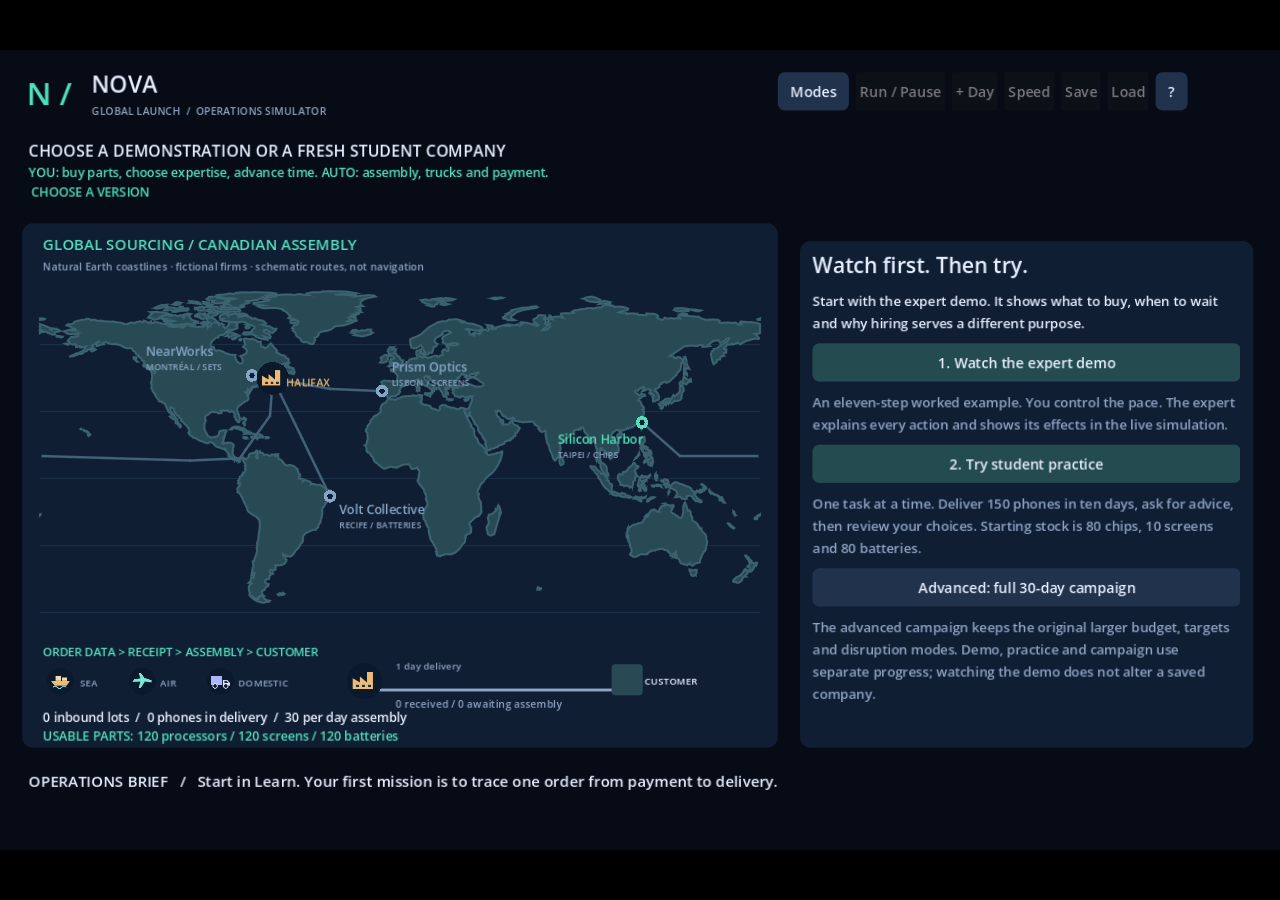
<file: site/play/index.html>
<!DOCTYPE html>
<html lang="en">
	<head>
		<meta charset="utf-8">
		<meta name="viewport" content="width=device-width, user-scalable=no, initial-scale=1.0">
		<title>Nova — Global Launch</title>
		<style>
html, body, #canvas {
	margin: 0;
	padding: 0;
	border: 0;
}

body {
	color: white;
	background-color: black;
	overflow: hidden;
	touch-action: none;
}

#canvas {
	display: block;
}

#canvas:focus {
	outline: none;
}

#status, #status-splash, #status-progress {
	position: absolute;
	left: 0;
	right: 0;
}

#status, #status-splash {
	top: 0;
	bottom: 0;
}

#status {
	background-color: #242424;
	display: flex;
	flex-direction: column;
	justify-content: center;
	align-items: center;
	visibility: hidden;
}

#status-splash {
	max-height: 100%;
	max-width: 100%;
	margin: auto;
}

#status-splash.show-image--false {
	display: none;
}

#status-splash.fullsize--true {
	height: 100%;
	width: 100%;
	object-fit: contain;
}

#status-splash.use-filter--false {
	image-rendering: pixelated;
}

#status-progress, #status-notice {
	display: none;
}

#status-progress {
	bottom: 10%;
	width: 50%;
	margin: 0 auto;
}

#status-notice {
	background-color: #5b3943;
	border-radius: 0.5rem;
	border: 1px solid #9b3943;
	color: #e0e0e0;
	font-family: 'Noto Sans', 'Droid Sans', Arial, sans-serif;
	line-height: 1.3;
	margin: 0 2rem;
	overflow: hidden;
	padding: 1rem;
	text-align: center;
	z-index: 1;
}
		</style>
		<link id="-gd-engine-icon" rel="icon" type="image/png" href="index.icon.png" />
<link rel="apple-touch-icon" href="index.apple-touch-icon.png"/>
<meta name="description" content="Nova Global Launch: a classroom supply chain simulation.">
	</head>
	<body>
		<canvas id="canvas">
			Your browser does not support the canvas tag.
		</canvas>

		<noscript>
			Your browser does not support JavaScript.
		</noscript>

		<div id="status">
			<img id="status-splash" class="show-image--true fullsize--true use-filter--true" src="index.png" alt="">
			<progress id="status-progress"></progress>
			<div id="status-notice"></div>
		</div>

		<script src="index.js"></script>
		<script>
const GODOT_CONFIG = {"args":[],"canvasResizePolicy":2,"emscriptenPoolSize":8,"ensureCrossOriginIsolationHeaders":true,"executable":"index","experimentalVK":false,"fileSizes":{"index.pck":207408,"index.wasm":37695054},"focusCanvas":true,"gdextensionLibs":[],"godotPoolSize":4};
const GODOT_THREADS_ENABLED = false;
const engine = new Engine(GODOT_CONFIG);

(function () {
	const statusOverlay = document.getElementById('status');
	const statusProgress = document.getElementById('status-progress');
	const statusNotice = document.getElementById('status-notice');

	let initializing = true;
	let statusMode = '';

	function setStatusMode(mode) {
		if (statusMode === mode || !initializing) {
			return;
		}
		if (mode === 'hidden') {
			statusOverlay.remove();
			initializing = false;
			return;
		}
		statusOverlay.style.visibility = 'visible';
		statusProgress.style.display = mode === 'progress' ? 'block' : 'none';
		statusNotice.style.display = mode === 'notice' ? 'block' : 'none';
		statusMode = mode;
	}

	function setStatusNotice(text) {
		while (statusNotice.lastChild) {
			statusNotice.removeChild(statusNotice.lastChild);
		}
		const lines = text.split('\n');
		lines.forEach((line) => {
			statusNotice.appendChild(document.createTextNode(line));
			statusNotice.appendChild(document.createElement('br'));
		});
	}

	function displayFailureNotice(err) {
		console.error(err);
		if (err instanceof Error) {
			setStatusNotice(err.message);
		} else if (typeof err === 'string') {
			setStatusNotice(err);
		} else {
			setStatusNotice('An unknown error occurred.');
		}
		setStatusMode('notice');
		initializing = false;
	}

	const missing = Engine.getMissingFeatures({
		threads: GODOT_THREADS_ENABLED,
	});

	if (missing.length !== 0) {
		if (GODOT_CONFIG['serviceWorker'] && GODOT_CONFIG['ensureCrossOriginIsolationHeaders'] && 'serviceWorker' in navigator) {
			let serviceWorkerRegistrationPromise;
			try {
				serviceWorkerRegistrationPromise = navigator.serviceWorker.getRegistration();
			} catch (err) {
				serviceWorkerRegistrationPromise = Promise.reject(new Error('Service worker registration failed.'));
			}
			// There's a chance that installing the service worker would fix the issue
			Promise.race([
				serviceWorkerRegistrationPromise.then((registration) => {
					if (registration != null) {
						return Promise.reject(new Error('Service worker already exists.'));
					}
					return registration;
				}).then(() => engine.installServiceWorker()),
				// For some reason, `getRegistration()` can stall
				new Promise((resolve) => {
					setTimeout(() => resolve(), 2000);
				}),
			]).then(() => {
				// Reload if there was no error.
				window.location.reload();
			}).catch((err) => {
				console.error('Error while registering service worker:', err);
			});
		} else {
			// Display the message as usual
			const missingMsg = 'Error\nThe following features required to run Godot projects on the Web are missing:\n';
			displayFailureNotice(missingMsg + missing.join('\n'));
		}
	} else {
		setStatusMode('progress');
		engine.startGame({
			'onProgress': function (current, total) {
				if (current > 0 && total > 0) {
					statusProgress.value = current;
					statusProgress.max = total;
				} else {
					statusProgress.removeAttribute('value');
					statusProgress.removeAttribute('max');
				}
			},
		}).then(() => {
			setStatusMode('hidden');
		}, displayFailureNotice);
	}
}());
		</script>
	</body>
</html>
</file>
<file: worker-robot-explainer/style.css>
:root{font-family:Inter,ui-sans-serif,system-ui,-apple-system,sans-serif;color:#213b3c;background:#f5f2eb;--worker:#206758;--robot:#4b57a6;--line:#cdd4cc}*{box-sizing:border-box}body{margin:0}main{max-width:1230px;padding:40px 30px;margin:auto}header{position:relative;padding:0 0 28px;border-bottom:1px solid var(--line)}.eyebrow{font-size:12px;text-transform:uppercase;letter-spacing:.14em;color:#617570;margin:0 0 14px}h1{font-size:clamp(36px,5.6vw,68px);letter-spacing:-.045em;line-height:1.02;font-weight:600;margin:0 0 20px}h1 em{font-family:Georgia,serif;font-weight:400;color:var(--worker)}.intro{font-size:18px;max-width:460px;line-height:1.55;margin:0;position:absolute;right:0;bottom:30px}h2{font-size:25px;letter-spacing:-.02em;margin:0 0 12px}button,input,textarea{font:inherit}button{border:1px solid #234c43;background:#234c43;color:white;padding:12px 18px;min-height:44px;border-radius:5px;cursor:pointer}button.quiet{background:transparent;color:#234c43;border-color:#aebeb5}button:hover{filter:brightness(.92)}button:focus-visible,input:focus-visible,textarea:focus-visible,summary:focus-visible{outline:3px solid #aa5b22;outline-offset:4px}.transport{display:flex;gap:12px;flex-wrap:wrap;align-items:center;padding:22px 0 14px}.transport label{font-size:13px;margin-left:12px}.transport strong{display:block;font-size:19px}input[type=range]{accent-color:#206758;min-width:180px;flex:1}.speed-note{font-size:12px;color:#657b75}.video-note{font-size:13px;color:#61756e;margin:0 0 22px}.comparison{display:grid;grid-template-columns:1fr 1fr;gap:38px}.scenario-heading{display:flex;justify-content:space-between;gap:12px;align-items:baseline}.scenario-heading h2{font-size:27px}.scenario-heading span{font-size:12px;max-width:210px;text-align:right;color:#60736c}.scenario{border-top:4px solid var(--worker);padding-top:14px}.scenario.robot{border-color:var(--robot)}video{width:100%;aspect-ratio:362/270;object-fit:contain;background:#ccd3cf;border-radius:4px;display:block}.activity{font-size:13px;margin:10px 0 20px;min-height:19px;color:#596f66}.profit{display:flex;flex-direction:column;gap:3px;border-bottom:1px solid var(--line);padding-bottom:13px}.profit span{font-size:13px}.profit strong{font-size:42px;letter-spacing:-.04em;color:var(--worker);font-variant-numeric:tabular-nums}.robot .profit strong{color:var(--robot)}dl{display:grid;grid-template-columns:1fr auto;gap:8px 20px;font-size:15px;line-height:1.5}dt,dd{margin:0}dd{text-align:right;font-variant-numeric:tabular-nums}.person-pay{font-size:14px;background:#e6ece3;padding:12px 14px;line-height:1.5}.robot .person-pay{background:#e8e9f1}.insight{padding:28px 0;border-top:1px solid var(--line);border-bottom:1px solid var(--line);margin-top:20px}.insight p{margin:8px 0;line-height:1.6;font-size:16px}.warning{background:#f3e0d1;color:#773b1d;padding:12px 16px;line-height:1.5}.chart-section,.assumptions,.explain{padding-top:34px}.section-heading{display:flex;align-items:center;justify-content:space-between;gap:20px}.legend{display:flex;gap:22px;font-size:13px}.legend span:before{content:'';display:inline-block;width:20px;height:4px;margin:0 6px 3px 0;background:var(--worker)}.legend .robot-key:before{background:var(--robot)}svg{display:block;width:100%;height:auto;overflow:visible}.chart-explanation{font-size:15px;line-height:1.6}.fields{display:grid;grid-template-columns:1fr 1fr 1fr;gap:26px;margin-top:24px}fieldset{border:0;border-top:2px solid var(--line);padding:16px 0 0;margin:0;min-width:0}legend{font-size:20px;font-weight:600;padding:0 10px 0 0}.field{display:grid;grid-template-columns:1fr 105px;gap:10px;align-items:center;margin:0 0 14px}.field label{font-size:14px;line-height:1.4}.field small{display:block;color:#64786f;font-size:11px}.field input{width:100%;padding:10px;border:1px solid #aebeb5;background:#fffef9;border-radius:4px;color:#213b3c;font-variant-numeric:tabular-nums}.presets{display:flex;gap:10px;flex-wrap:wrap}.small{font-size:13px;line-height:1.6;color:#5c7068}.rules{margin-top:32px;border-block:1px solid var(--line);padding:20px 0}.rules summary{font-size:17px;cursor:pointer}.rules p{font-size:15px;line-height:1.65;max-width:920px}.explain label{display:block;line-height:1.6;margin-bottom:12px}textarea{display:block;width:100%;padding:14px;color:#213b3c;background:#fffef9;border:1px solid #aebeb5;border-radius:4px;line-height:1.6;margin:0 0 16px}footer{border-top:1px solid var(--line);margin-top:35px;padding-top:20px;color:#63776d;font-size:12px}a{color:#206758}@media(max-width:850px){.intro{position:static;max-width:620px}.scenario-heading{display:block}.scenario-heading span{text-align:left;display:block;margin-bottom:12px;max-width:none}.fields{grid-template-columns:1fr 1fr}.fields fieldset:first-child{grid-column:1/-1}.section-heading{align-items:start}.speed-note{flex-basis:100%}}@media(max-width:580px){main{padding:24px 18px}.comparison{gap:16px}.scenario-heading h2{font-size:21px}.scenario-heading span{min-height:36px}.profit strong{font-size:29px}.profit span{min-height:32px}.activity{min-height:38px}dl{font-size:12px;gap:8px}.person-pay{font-size:12px;padding:9px}.fields{grid-template-columns:1fr}.fields fieldset:first-child{grid-column:auto}.transport label{margin-left:0}.transport input{flex-basis:100%}.section-heading{display:block}.legend{margin-bottom:12px}.insight h2{font-size:23px}}

/* Keep the money visible alongside the visual demonstration. */
header{padding-bottom:22px}.intro{position:static;max-width:900px;font-size:16px}h1{font-size:clamp(34px,4.3vw,54px);margin-bottom:16px}.intro a{white-space:nowrap;font-size:14px}.profit{margin-bottom:16px}.transport{position:sticky;top:0;z-index:5;background:#f5f2eb}.scenario-heading span{max-width:180px}html{scroll-behavior:smooth;scroll-padding-top:120px}@media(prefers-reduced-motion:reduce){html{scroll-behavior:auto}}

.motion-switch{display:inline-flex;align-items:center;gap:6px;white-space:nowrap;margin-left:14px}.motion-switch input{accent-color:#206758}
.demand-demo{padding-top:20px}.demand-demo>p{margin:10px 0;line-height:1.5}.presets button[aria-pressed=true]{background:#234c43;color:white;border-color:#234c43}.daily-output>strong{font-size:25px}.daily-output p{font-size:13px;line-height:1.5;margin:7px 0 14px}.output-track{height:16px;background:#e3e4dc;position:relative;margin-top:10px}.output-track span{position:absolute;height:100%;left:0;top:0}.output-track .capacity{background:#bbd4cb}.output-track .sold{background:var(--worker)}.robot .output-track .capacity{background:#cdd1e7}.robot .output-track .sold{background:var(--robot)}.output-track i{position:absolute;top:-4px;height:24px;border-left:2px solid #213b3c}.forecast{display:flex;flex-direction:column;margin-bottom:10px}.forecast span{font-size:13px}.forecast strong{font-size:34px;color:var(--worker)}.robot .forecast strong{color:var(--robot)}.profit strong{font-size:25px}.profit span{font-size:12px}@media(max-width:580px){.daily-output>strong{font-size:21px}.forecast strong{font-size:27px}.forecast span{min-height:36px}.daily-output p{font-size:12px}}
</file>
